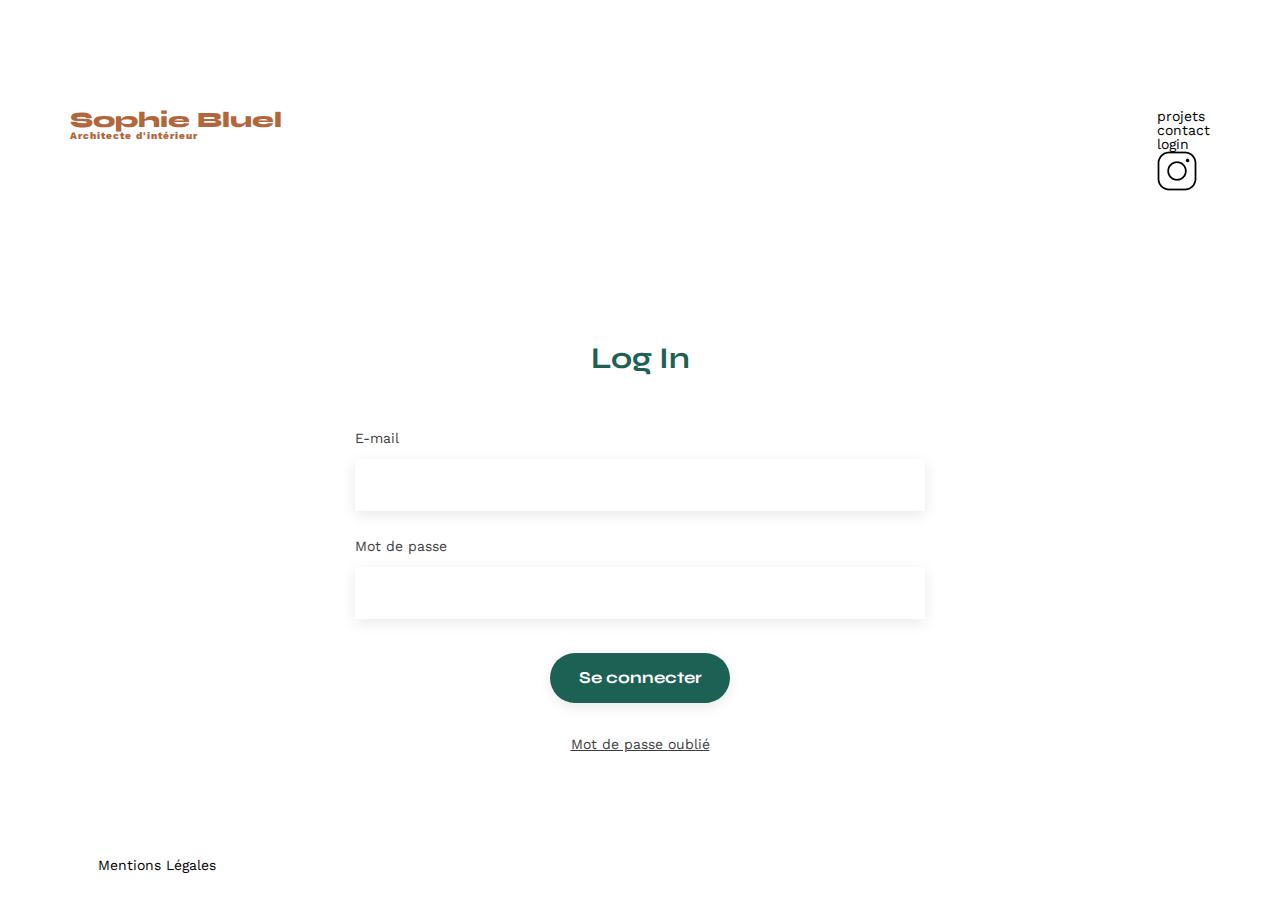
<file: FrontEnd/assets/login.html>
<!DOCTYPE html>
<html lang="fr">
<head>
	<meta charset="UTF-8">
	<title>Sophie Bluel - Architecte d'intérieur</title>
	<meta name="viewport" content="width=device-width, initial-scale=1.0">
	<link rel="preconnect" href="https://fonts.googleapis.com">
	<link rel="preconnect" href="https://fonts.gstatic.com" crossorigin>
	<link href="https://fonts.googleapis.com/css2?family=Syne:wght@700;800&family=Work+Sans&display=swap" rel="stylesheet">
	<meta name="description" content="">
	<link rel="stylesheet" href="./style.css">
	<!-- <script src="./script.js"></script> -->
</head>
<body>
<header>
	<h1>Sophie Bluel <span>Architecte d'intérieur</span></h1>
	<nav>
		<ul>
			<li>projets</li>
			<li>contact</li>
			<li>login</li>
			<li><img src="./icons/instagram.png" alt="Instagram"></li>
		</ul>
	</nav>
</header>
<main>
	<section class="containerLogin">
		<h2>Log In</h2>
        <form action="#" id="formLogin" method="POST">
			<label for="mailBox">E-mail</label>
            <input type="email" name="mailBox" id="mailBox">
            <label for="passwordBox">Mot de passe</label>
            <input type="password" name="passwordBox" id="passwordBox">
            <input type="submit" value="Se connecter">
        </form>
        <a href="">Mot de passe oublié</a>
    </section>
</main>
<footer id="footerLogin">
	<nav>
		<ul>
			<li>Mentions Légales</li>
		</ul>
	</nav>
</footer>
<script src="./login.js"></script>
</body>
</html>
</file>
<file: FrontEnd/assets/style.css>
/* http://meyerweb.com/eric/tools/css/reset/
   v2.0 | 20110126
   License: none (public domain)
*/

html, body, div, span, applet, object, iframe,
h1, h2, h3, h4, h5, h6, p, blockquote, pre,
a, abbr, acronym, address, big, cite, code,
del, dfn, em, img, ins, kbd, q, s, samp,
small, strike, strong, sub, sup, tt, var,
b, u, i, center,
dl, dt, dd, ol, ul, li,
fieldset, form, label, legend,
table, caption, tbody, tfoot, thead, tr, th, td,
article, aside, canvas, details, embed,
figure, figcaption, footer, header, hgroup,
menu, nav, output, ruby, section, summary,
time, mark, audio, video {
	margin: 0;
	padding: 0;
	border: 0;
	font-size: 100%;
	font: inherit;
	vertical-align: baseline;
}
/* HTML5 display-role reset for older browsers */
article, aside, details, figcaption, figure,
footer, header, hgroup, menu, nav, section {
	display: block;
}
body {
	line-height: 1;
	min-height: 100vh;
	display: flex;
	flex-direction: column;
}
ol, ul {
	list-style: none;
}
blockquote, q {
	quotes: none;
}
blockquote:before, blockquote:after,
q:before, q:after {
	content: '';
	content: none;
}
table {
	border-collapse: collapse;
	border-spacing: 0;
}
/** end reset css**/
body {
	max-width: 1140px;
	margin:auto;
	font-family: 'Work Sans';
	font-size: 14px;
}
header {
	display: flex;
	justify-content: space-between;
	margin: 109px 0 50px
}
section {
	margin: 50px 0
}

h1{
	display: flex;
	flex-direction: column;
	font-family: 'Syne';
	font-size: 22px;
	font-weight: 800;
	color: #B1663C
}

h1 > span {
	font-family: 'Work Sans';
	font-size:10px;
	letter-spacing: 0.1em;
;
}

h2{
	font-family: 'Syne';
	font-weight: 700;
	font-size: 30px;
	color: #1D6154
}
nav {
	display: flex;
	align-items: center;
	list-style-type: none;

}
nav a {
	padding: 0 10px;
	font-size: 1.2em;
}

a:hover {
	color: #B1663C;
}
#introduction {
	display: flex;
	align-items: center;
}
#introduction figure {
	flex: 1
}
#introduction img {
	display: block;
	margin: auto;
	width: 80%;
}

#introduction article {
	flex: 1
}
#introduction h2 {
	margin-bottom: 1em;
}

#introduction p {
	margin-bottom: 0.5em;
}
#portfolio h2 {
	text-align: center;
}

/* MODIF PERSO */

nav a {
	text-decoration: none;
	color: black;
}

form#formPortfolio {
	margin-bottom: 20px;
	display: flex;
	justify-content: center;
	gap: 10px;
}

form#formPortfolio input {
	position: fixed;
	top: 0;
	left: 0;
	opacity: 0;
	pointer-events: none;
}

form#formPortfolio input:checked + label{
	color: #FFFFFF;
	background-color: #1D6154;
}

form#formPortfolio label {
	padding: 9px 30px;
	border: 1px solid #1D6154;
	border-radius:45px;
	font-family: 'Syne';
	font-weight: 700;
	font-size: 16px;
	color: #1D6154;
	background-color: #FFFFFF;
	transition: .2s;
}

.containerLogin {
	width: 50%;
	margin: auto;
	margin-top: 100px;
}

.containerLogin > * {
	text-align: center;
}

.containerLogin h2 {
	margin-bottom: 20px;
}

.containerLogin form {
	text-align: left;
	margin-top:30px;
	display: flex;
	flex-direction: column;
}

.containerLogin input {
	height: 50px;
	font-size: 1.2em;
	border: none;
	box-shadow: 0px 4px 14px rgba(0, 0, 0, 0.09);
}

.containerLogin label {
	font-family: 'Work Sans' !important;
	font-style: normal;
	font-weight: 400;
	font-size: 14px;
	color: #3D3D3D;
	margin: 2em 0 1em 0;
}

.containerLogin a {
	font-family: 'Work Sans';
	font-style: normal;
	font-weight: 400;
	font-size: 14px;
	line-height: 16px;
	text-decoration-line: underline;
	color: #3D3D3D;
	width: 100%;
	display: block;
}

/* FIN MODIF PERSO */

.gallery {
	width: 100%;
	display: grid;
	grid-template-columns: 1fr 1fr 1fr;
	grid-column-gap: 20px;
	grid-row-gap: 20px;
}

.gallery img {
	width: 100%;

}
#contact {
	width: 50%;
	margin: auto;
}
#contact > * {
	text-align: center;

}
#contact h2{
	margin-bottom: 20px;
}
#contact form {
	text-align: left;
	margin-top:30px;
	display: flex;
	flex-direction: column;
}

#contact input {
	height: 50px;
	font-size: 1.2em;
	border: none;
	box-shadow: 0px 4px 14px rgba(0, 0, 0, 0.09);
}
#contact label {
	margin: 2em 0 1em 0;
}
#contact textarea {
	border: none;
	box-shadow: 0px 4px 14px rgba(0, 0, 0, 0.09);
}

input[type="submit"]{
	font-family: 'Syne';
	font-weight: 700;
	color: white;
	background-color: #1D6154;
	margin : 2em auto ;
	width: 180px;
	text-align: center;
	border-radius: 60px ;
}

footer {
	margin-top: auto;

}

footer nav ul {
	display: flex;
	justify-content: flex-end;
	margin: 2em;
}

/* EDIT MODE */

.articlePrincipal i {
	font-size: 20px;
	margin-right: 8px;
}

.articlePrincipal button {
	font-size: 14px;
	font-family: 'Work Sans';
	text-decoration: none;
	cursor: pointer;
	background-color: transparent;
	border: none;
	padding: 0;
    top: -30px;
    position: relative;
	display: none;
}

.imgPrincipale i {
	font-size: 20px;
	margin-right: 8px;
}

.imgPrincipale button {
	font-size: 14px;
	font-family: 'Work Sans';
	text-decoration: none;
	cursor: pointer;
	background-color: transparent;
	border: none;
    margin-right: auto;
    margin-left: 9%;
	padding-top: 20px;
	display: none;
}

.editionMode {
	background-color: black;
	color: white;
	display: none;
	width: 100%;
	position: fixed;
	top: 0; left: 0;
	height: 59px;
	font-family: 'Work Sans';
	font-size: 16px;
	font-weight: 400;
	align-items: center;
	justify-content: center;
	flex-direction: row;
}

.editionMode p {
	margin-left: 9px;
	margin-right: 21px;
}

.publishEditMode button {
	background-color: white;
	color: black;
	text-decoration: none;
	border-radius: 15px;
	border: none;
	height: 38px;
	width: 216px;
	font-family: 'Work Sans';
	font-size: 16px;
	font-weight: 400;
	cursor: pointer;
}

.pushEditMode {
	display: flex;
	align-items: center;
	margin-bottom: 1em;
	justify-content: center;
}

.pushEditMode i {
	font-size: 20px;
	margin-right: 8px;
}

.pushEditMode button {
	font-size: 14px;
	margin-left: 31px;
	font-family: 'Work Sans';
	text-decoration: none;
	cursor: pointer;
	background-color: transparent;
	border: none;
	display: none;
}

/* MODALE */

.modaleBackground {
	position: fixed;
	top: 0;
	left: 0;
	width: 100%;
	height: 100%;
	display: flex;
	background-color: rgba(0, 0, 0, 0.3);
	z-index: 2;
	justify-content: center;
	align-items: center;
	opacity: 0;
	pointer-events: none;
	transition: .25s;
}

.modaleManagePictures {
	position: absolute;
	width: 631px;
	height: 731px;
	background: #FFFFFF;
	border-radius: 10px;
	display: flex;
	flex-direction: column;
	padding: 30px 35px;
	transform: translateY(20px);
	opacity: 0;
	transition: .25s;
}

.headerModale {
	display: flex;
	flex-direction: column;
	align-items: center;
}

.headerModale button {
	display: flex;
	margin: 26px 30px 10px auto;
	width: 24px;
	height: 24px;
	text-decoration: none;
	border: none;
	background-color: #FFFFFF;
	cursor: pointer;
}

.headerModale button i {
	font-size: 16px;
}

.btnDivHeaderModale {
	display: flex;
	flex-direction: row;
	width: 100%;
	height: 100%;
}

.btnDivHeaderModale #buttonReturnModale {
	margin: 26px auto 10px 30px;
}

.headerModale h3 {
	font-family: Work Sans;
	font-size: 26px;
	font-weight: 400;
	display: flex;
	justify-content: center;
	align-items: center;
	margin-top: 0;
}

.bodyModale {
	width: 420px;
	height: 432px;
	border-bottom: 1px solid #B3B3B3;
	position: absolute; /* Ajout d'une position absolue */
	top: 50%;
	left: 50%;
	transform: translate(-50%, -50%);
	display: flex;
	justify-content: space-between;
	flex-wrap: wrap;
}

.bodyModale img {
	width: 77px;
	height: 102px;
}

.buttonMovingDelete {
	position: absolute;
	top: 0;
	right: 0;
	display: flex;
	margin-right: 5px;
	margin-top: 6px;
}

.buttonMovingDelete i {
	font-size: 11px;
}

.buttonMovingDelete button {
	width: 17px;
	height: 17px;
	justify-content: center;
	align-items: center;
	display: flex;
	cursor: pointer;
	border-radius: 2px;
	margin-left: 3px;
	border: none;
	background-color: #000000;
	color: #FFFFFF;
}

.imageTestModale {
	position: relative;
	display: flex;
	flex-direction: column;
}

.moveImage {
	visibility: hidden;
}

.imageTestModale:hover .moveImage {
	visibility: visible;	
}

.editImage {
	background-color: transparent;
	color: #000000;
	outline: none;
	border: none;
	text-align: left;
	cursor: pointer;
	padding: 0;
	margin-top: 2px;
}

.footerModale {
	display: flex;
	position: relative;
	flex-direction: column;
	align-items: center;
	margin-top: auto;
}

.footerModale button {
	text-decoration: none;
	border: none;
	cursor: pointer;
}

.footerModale #buttonAjoutPhoto {
	width: 237px;
	height: 36px;
	background: #1D6154;
	border-radius: 60px;
	color: #FFFFFF;
	margin-bottom: 23px;
}

.footerModale #buttonSupprimerGalerie {
	color: #D65353;
	background-color: transparent;
	margin-bottom: 48px;
}

.modaleAddingPictures {
	position: absolute;
	width: 631px;
	height: 731px;
	background: #FFFFFF;
	border-radius: 10px;
	display: none;
	flex-direction: column;
	padding: 30px 35px;
}

#formModal {
	width: 100%;
}

.addingUploadImage {
	background-color: #E8F1F6;
	width: 100%;
	height: 169px;
	display: flex;
	align-items: center;
	flex-direction: column;
	border-radius: 3px;
}

.addingUploadImage svg {
	margin-top: 28px;
}

.addingUploadImage label {
	background-color: #CBD6DC;
	border: none;
	border-radius: 50px;
	outline: none;
	padding: 10px 33px;
	font-family: Work Sans;
	font-size: 14px;
	font-weight: 500;
	line-height: 16px;
	color: #306685;
	margin-bottom: 7px;
	margin-top: 21px;
}

.addingUploadImage input {
	opacity: 0;
	position: absolute;
	pointer-events: none;
}

.addingUploadImage p {
	font-family: Work Sans;
	font-size: 10px;
	font-weight: 400;
}

.inputFileImg {
	width: max-content !important;
	height: 100% !important;
}

.selectTitleCategory {
	display: flex;
	flex-direction: column;
	font-family: Work Sans;
	font-size: 14px;
	font-weight: 600;
	color: #3D3D3D;
	width: 100%;
}

.selectTitleCategory label {
	margin-bottom: 10px;
}

.selectTitleCategory input {
	width: 100%;
	background: #FFFFFF;
	box-shadow: 0px 4px 14px rgba(0, 0, 0, 0.09);
	border: none;
	height: 51px;
	margin-bottom: 21px;
}

.selectTitleCategory select {
	width: 100%;
	background: #FFFFFF;
	box-shadow: 0px 4px 14px rgba(0, 0, 0, 0.09);
	border: none;
	height: 51px;
}

.footerModale #buttonValidateAdding {
	background: #A7A7A7;
	width: 237px;
	height: 36px;
	border-radius: 60px;
	color: #FFFFFF;
	margin-bottom: 23px;
	font-family: 'Syne';
}

.footerModale #buttonValidateAdding.active {
	background: #1D6154 !important;
}

/* NOTIFICATION DERREUR AU LOGIN DE LUTILISATEUR */

#errorMailMdp {
	right: 80px;
	position: fixed;
	display: none;
	color: #FFFFFF;
	background: #d82323;
	box-shadow: #ff000079 0px 0px 20px 0px;
	margin-top: 20px;
	padding: 10px 10px;
	width: max-content;
	text-align: center;
	font-family: 'Work Sans';
	font-size: 14px;
	border-radius: 5px;
}

/* Notification DERREUR A LAJOUT DUNE IMAGE */

#errorNotification {
	left: 140px;
	top: 115px;
	position: fixed;
	display: none;
	color: #FFFFFF;
	background: #d82323;
	box-shadow: #ff000079 0px 0px 20px 0px;
	margin-top: 20px;
	padding: 10px 10px;
	width: max-content;
	text-align: center;
	font-family: 'Work Sans';
	font-size: 14px;
	border-radius: 5px;
}
</file>
